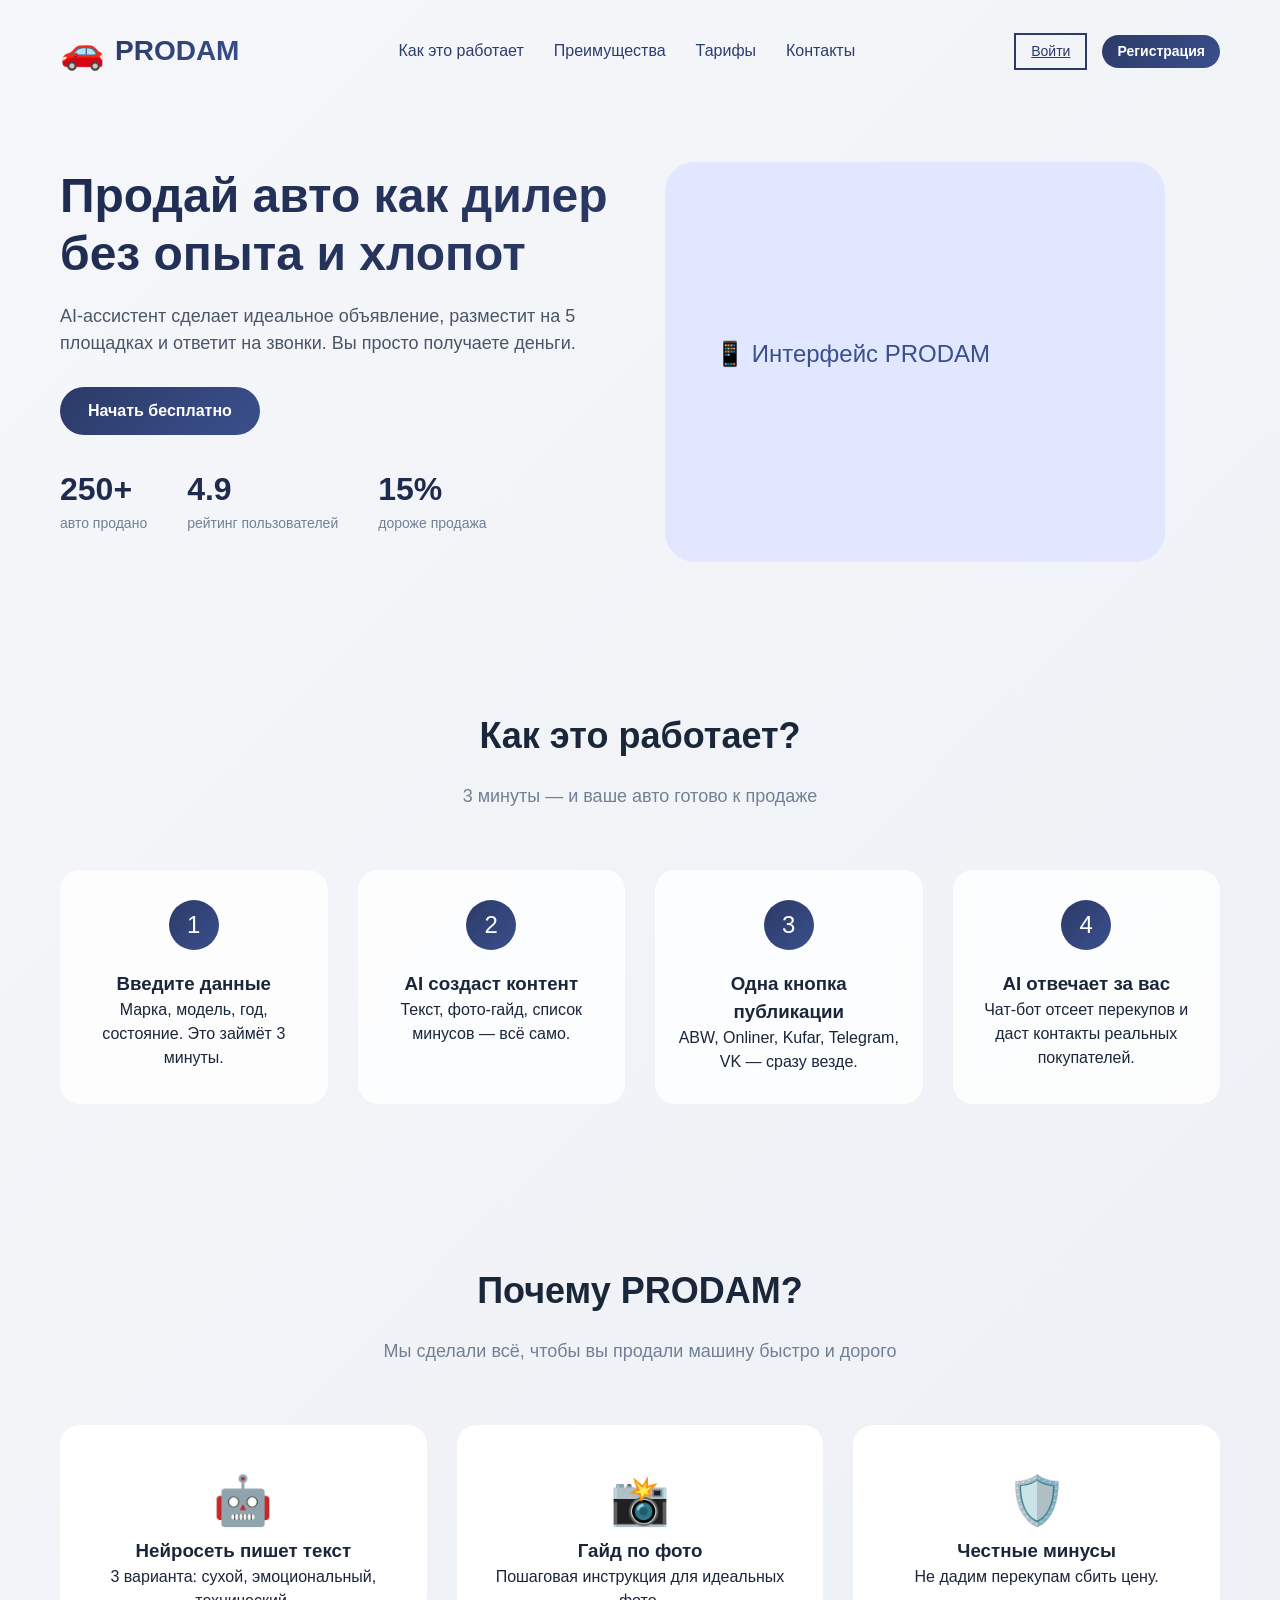
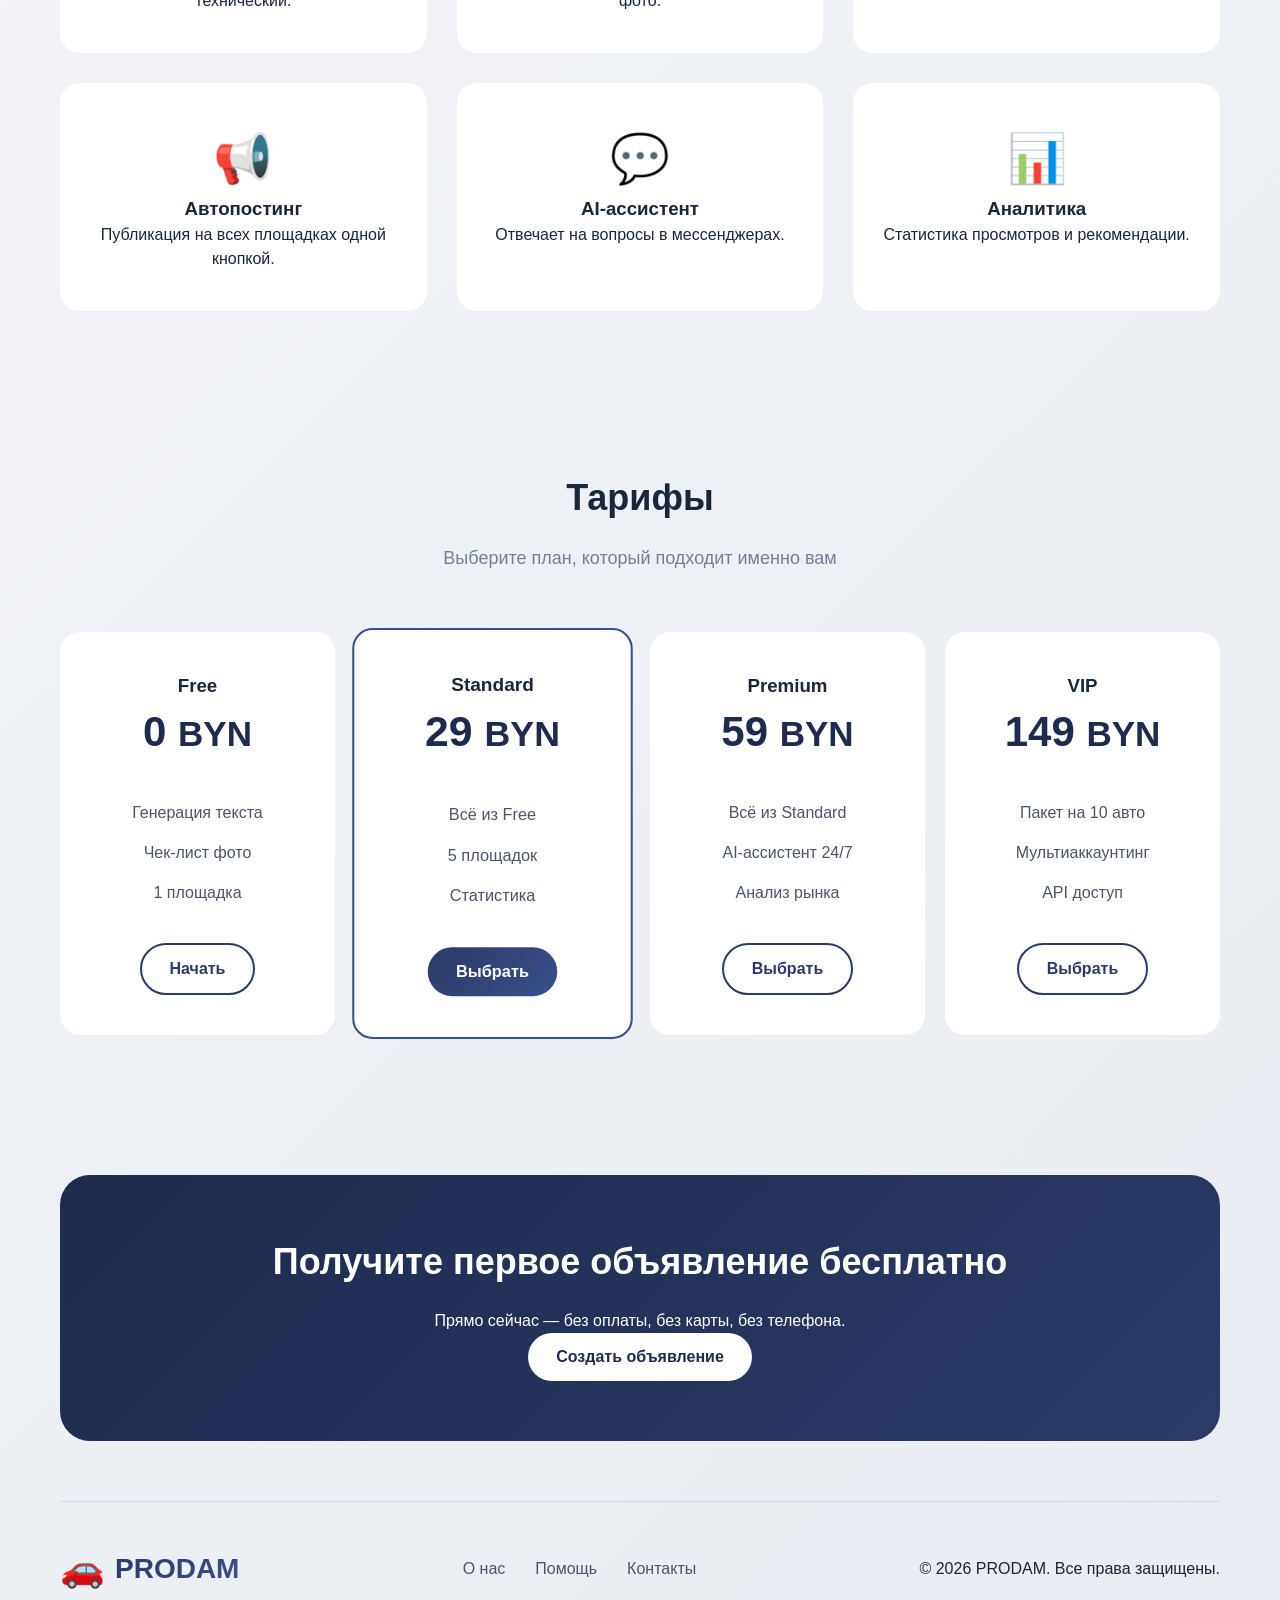
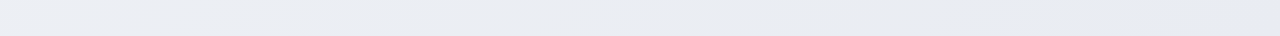
<file: index.html>
<!DOCTYPE html>
<html lang="ru">
<head>
    <meta charset="UTF-8">
    <meta name="viewport" content="width=device-width, initial-scale=1.0">
    <title>PRODAM — Продажа авто с AI-помощником</title>
    <link rel="icon" type="image/x-icon" href="favicon.ico">
    <link rel="icon" type="image/png" sizes="16x16" href="favicon-16x16.png">
    <link rel="icon" type="image/png" sizes="32x32" href="favicon-32x32.png">
    <link rel="apple-touch-icon" href="apple-touch-icon.png">
    <link rel="stylesheet" href="css/style.css">
</head>
<body>
    <div class="container">
        <header class="header">
            <div class="logo" onclick="location.href='index.html'">
                <span class="logo-icon">🚗</span>
                <h1>PRODAM</h1>
            </div>
            <nav class="nav">
                <a href="#how">Как это работает</a>
                <a href="#features">Преимущества</a>
                <a href="#pricing">Тарифы</a>
                <a href="#contacts">Контакты</a>
            </nav>
            <div class="user-menu" id="userMenu"></div>
        </header>

        <section class="hero">
            <div class="hero-content">
                <h1>Продай авто как дилер<br>без опыта и хлопот</h1>
                <p>AI-ассистент сделает идеальное объявление, разместит на 5 площадках и ответит на звонки. Вы просто получаете деньги.</p>
                <a href="#" class="btn">Начать бесплатно</a>
                <div class="hero-stats">
                    <div class="stat-item"><h3>250+</h3><p>авто продано</p></div>
                    <div class="stat-item"><h3>4.9</h3><p>рейтинг пользователей</p></div>
                    <div class="stat-item"><h3>15%</h3><p>дороже продажа</p></div>
                </div>
            </div>
            <div class="hero-image">
                <img src="data:image/svg+xml,%3Csvg xmlns='http://www.w3.org/2000/svg' width='500' height='400' viewBox='0 0 500 400'%3E%3Crect width='500' height='400' fill='%23e0e7ff' rx='20'/%3E%3Ctext x='50' y='200' font-family='Arial' font-size='24' fill='%233a4f8c'%3E📱 Интерфейс PRODAM%3C/text%3E%3C/svg%3E" alt="Интерфейс PRODAM">
            </div>
        </section>

        <section id="how" class="section">
            <h2 class="section-title">Как это работает?</h2>
            <p class="section-subtitle">3 минуты — и ваше авто готово к продаже</p>
            <div class="steps">
                <div class="step-card"><div class="step-number">1</div><h3>Введите данные</h3><p>Марка, модель, год, состояние. Это займёт 3 минуты.</p></div>
                <div class="step-card"><div class="step-number">2</div><h3>AI создаст контент</h3><p>Текст, фото-гайд, список минусов — всё само.</p></div>
                <div class="step-card"><div class="step-number">3</div><h3>Одна кнопка публикации</h3><p>ABW, Onliner, Kufar, Telegram, VK — сразу везде.</p></div>
                <div class="step-card"><div class="step-number">4</div><h3>AI отвечает за вас</h3><p>Чат-бот отсеет перекупов и даст контакты реальных покупателей.</p></div>
            </div>
        </section>

        <section id="features" class="section">
            <h2 class="section-title">Почему PRODAM?</h2>
            <p class="section-subtitle">Мы сделали всё, чтобы вы продали машину быстро и дорого</p>
            <div class="features">
                <div class="feature-card"><span class="feature-icon">🤖</span><h3>Нейросеть пишет текст</h3><p>3 варианта: сухой, эмоциональный, технический.</p></div>
                <div class="feature-card"><span class="feature-icon">📸</span><h3>Гайд по фото</h3><p>Пошаговая инструкция для идеальных фото.</p></div>
                <div class="feature-card"><span class="feature-icon">🛡️</span><h3>Честные минусы</h3><p>Не дадим перекупам сбить цену.</p></div>
                <div class="feature-card"><span class="feature-icon">📢</span><h3>Автопостинг</h3><p>Публикация на всех площадках одной кнопкой.</p></div>
                <div class="feature-card"><span class="feature-icon">💬</span><h3>AI-ассистент</h3><p>Отвечает на вопросы в мессенджерах.</p></div>
                <div class="feature-card"><span class="feature-icon">📊</span><h3>Аналитика</h3><p>Статистика просмотров и рекомендации.</p></div>
            </div>
        </section>

        <section id="pricing" class="section">
            <h2 class="section-title">Тарифы</h2>
            <p class="section-subtitle">Выберите план, который подходит именно вам</p>
            <div class="pricing">
                <div class="pricing-card"><h3>Free</h3><div class="price">0 <small>BYN</small></div><ul class="pricing-features"><li>Генерация текста</li><li>Чек-лист фото</li><li>1 площадка</li></ul><a href="#" class="btn-outline btn">Начать</a></div>
                <div class="pricing-card popular"><h3>Standard</h3><div class="price">29 <small>BYN</small></div><ul class="pricing-features"><li>Всё из Free</li><li>5 площадок</li><li>Статистика</li></ul><a href="#" class="btn">Выбрать</a></div>
                <div class="pricing-card"><h3>Premium</h3><div class="price">59 <small>BYN</small></div><ul class="pricing-features"><li>Всё из Standard</li><li>AI-ассистент 24/7</li><li>Анализ рынка</li></ul><a href="#" class="btn-outline btn">Выбрать</a></div>
                <div class="pricing-card"><h3>VIP</h3><div class="price">149 <small>BYN</small></div><ul class="pricing-features"><li>Пакет на 10 авто</li><li>Мультиаккаунтинг</li><li>API доступ</li></ul><a href="#" class="btn-outline btn">Выбрать</a></div>
            </div>
        </section>

        <section class="cta">
            <h2>Получите первое объявление бесплатно</h2>
            <p>Прямо сейчас — без оплаты, без карты, без телефона.</p>
            <a href="#" class="btn">Создать объявление</a>
        </section>

        <footer class="footer" id="contacts">
            <div class="logo" onclick="location.href='index.html'"><span class="logo-icon">🚗</span><h1>PRODAM</h1></div>
            <div class="footer-links"><a href="#">О нас</a><a href="#">Помощь</a><a href="#">Контакты</a></div>
            <div>© 2026 PRODAM. Все права защищены.</div>
        </footer>
    </div>

    <script src="js/script.js"></script>
</body>
</html>
</file>
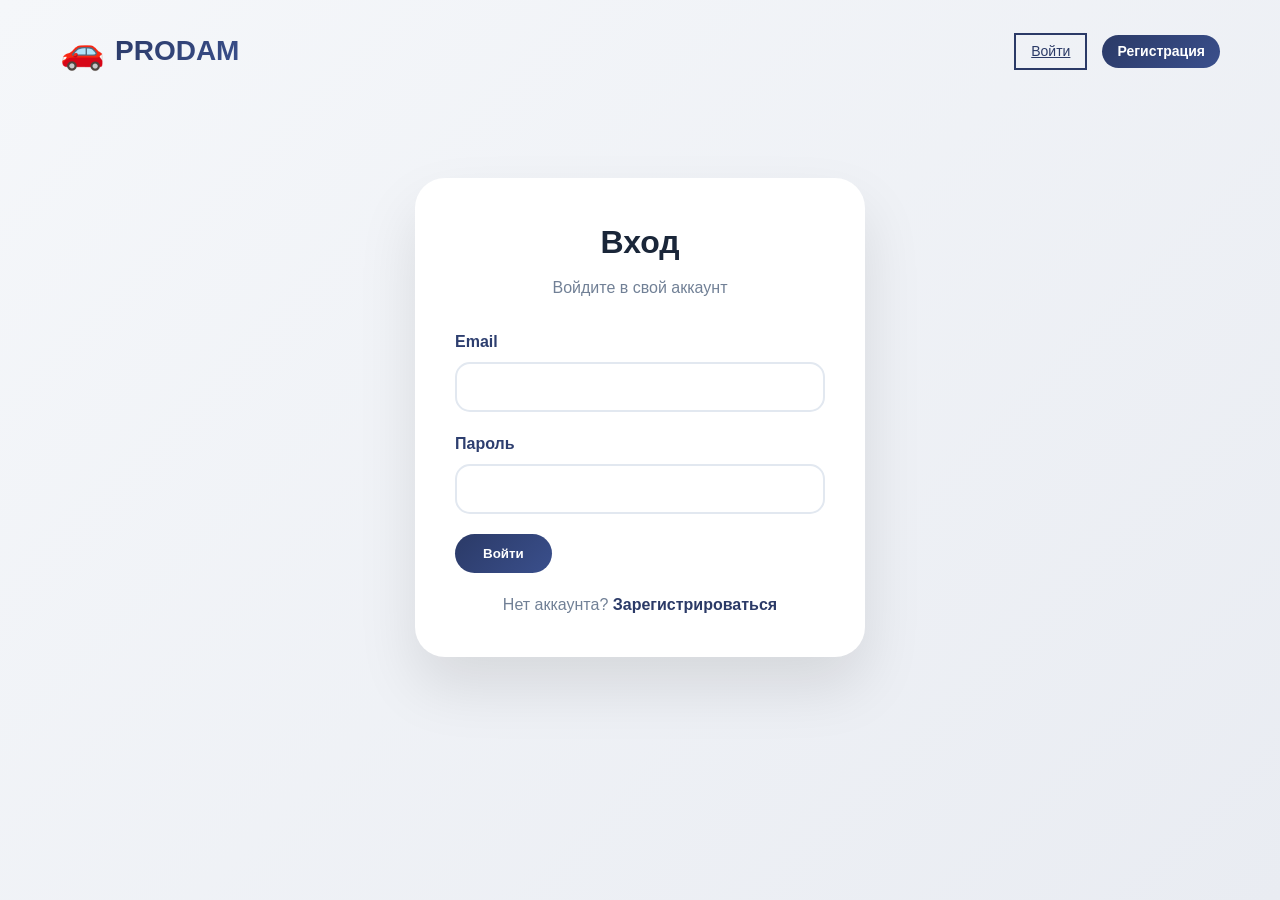
<file: cabinet.html>
<!DOCTYPE html>
<html lang="ru">
<head>
    <meta charset="UTF-8">
    <meta name="viewport" content="width=device-width, initial-scale=1.0">
    <title>PRODAM — Личный кабинет</title>
    <link rel="icon" type="image/x-icon" href="favicon.ico">
    <link rel="icon" type="image/png" sizes="16x16" href="favicon-16x16.png">
    <link rel="icon" type="image/png" sizes="32x32" href="favicon-32x32.png">
    <link rel="apple-touch-icon" href="apple-touch-icon.png">
    <link rel="stylesheet" href="css/style.css">
    <style>
        .profile-section { background: white; border-radius: 20px; padding: 30px; margin-bottom: 30px; box-shadow: 0 5px 20px rgba(0,0,0,0.05); }
        .profile-header { display: flex; align-items: center; gap: 30px; margin-bottom: 30px; flex-wrap: wrap; }
        .profile-avatar-container { position: relative; cursor: pointer; }
        .profile-avatar-large { width: 120px; height: 120px; background: linear-gradient(135deg, #2b3a67, #3a4f8c); border-radius: 50%; display: flex; align-items: center; justify-content: center; color: white; font-size: 48px; font-weight: 700; background-size: cover; background-position: center; }
        .avatar-overlay { position: absolute; bottom: 0; right: 0; background: #2b3a67; border-radius: 50%; width: 32px; height: 32px; display: flex; align-items: center; justify-content: center; color: white; font-size: 16px; cursor: pointer; border: 2px solid white; }
        .profile-title h2 { font-size: 28px; margin-bottom: 5px; color: #1a2639; }
        .profile-title p { color: #718096; }
        .profile-info-grid { display: grid; grid-template-columns: repeat(3, 1fr); gap: 20px; margin-top: 20px; }
        .info-card { background: #f8fafd; padding: 15px; border-radius: 15px; text-align: center; }
        .info-card label { font-size: 14px; color: #718096; display: block; margin-bottom: 5px; }
        .info-card .info-value { font-size: 24px; font-weight: 700; color: #1a2639; }
        .profile-edit-form { background: white; border-radius: 20px; padding: 30px; margin-bottom: 30px; box-shadow: 0 5px 20px rgba(0,0,0,0.05); display: none; }
        .profile-edit-form.show { display: block; animation: fadeIn 0.3s ease; }
        .profile-edit-form h3 { margin-bottom: 20px; color: #1a2639; }
        .edit-form-row { display: grid; grid-template-columns: 1fr 1fr; gap: 20px; margin-bottom: 20px; }
        .edit-form-group { margin-bottom: 15px; }
        .edit-form-group label { display: block; margin-bottom: 5px; font-weight: 500; color: #2d3e6f; }
        .edit-form-group input { width: 100%; padding: 12px; border: 2px solid #e2e8f0; border-radius: 10px; font-size: 14px; }
        .edit-form-group input:focus { outline: none; border-color: #2b3a67; }
        .edit-buttons { display: flex; gap: 15px; justify-content: flex-end; }
        .btn-edit { background: #2b3a67; color: white; border: none; padding: 10px 20px; border-radius: 10px; cursor: pointer; }
        .btn-cancel { background: #e2e8f0; color: #4a5568; border: none; padding: 10px 20px; border-radius: 10px; cursor: pointer; }
        .edit-profile-btn { background: transparent; border: 1px solid #2b3a67; color: #2b3a67; padding: 8px 16px; border-radius: 10px; cursor: pointer; margin-left: auto; }
        .cars-section { background: white; border-radius: 20px; padding: 30px; box-shadow: 0 5px 20px rgba(0,0,0,0.05); }
        .cars-header { display: flex; justify-content: space-between; align-items: center; margin-bottom: 25px; flex-wrap: wrap; gap: 15px; }
        .add-car-btn { background: linear-gradient(135deg, #2b3a67, #3a4f8c); color: white; border: none; padding: 12px 24px; border-radius: 50px; cursor: pointer; font-weight: 600; transition: 0.3s; }
        .add-car-btn:hover { transform: translateY(-2px); box-shadow: 0 5px 15px rgba(43,58,103,0.3); }
        .cars-grid { display: grid; grid-template-columns: repeat(auto-fill, minmax(300px, 1fr)); gap: 20px; }
        .car-card { background: #f8fafd; border-radius: 15px; padding: 20px; border: 1px solid #e2e8f0; transition: 0.3s; }
        .car-card:hover { transform: translateY(-5px); box-shadow: 0 10px 25px rgba(0,0,0,0.1); }
        .car-card h4 { font-size: 18px; margin-bottom: 10px; color: #1a2639; }
        .car-details { list-style: none; margin-bottom: 15px; }
        .car-details li { padding: 5px 0; color: #4a5568; font-size: 14px; display: flex; align-items: center; gap: 8px; }
        .car-status { display: inline-block; padding: 4px 12px; border-radius: 50px; font-size: 12px; font-weight: 600; }
        .status-active { background: #d1fae5; color: #059669; }
        .status-sold { background: #fee2e2; color: #dc2626; }
        .car-actions { display: flex; gap: 10px; margin-top: 15px; padding-top: 15px; border-top: 1px solid #e2e8f0; }
        .car-actions button { background: none; border: 1px solid #e2e8f0; padding: 6px 12px; border-radius: 8px; cursor: pointer; transition: 0.3s; }
        .car-actions button:hover { background: #2b3a67; color: white; border-color: #2b3a67; }
        .add-car-form { background: #f8fafd; border-radius: 15px; padding: 25px; margin-bottom: 30px; display: none; border: 1px solid #e2e8f0; }
        .add-car-form.show { display: block; animation: fadeIn 0.3s ease; }
        .form-row { display: grid; grid-template-columns: 1fr 1fr; gap: 15px; margin-bottom: 15px; }
        .form-group { margin-bottom: 15px; }
        .form-group label { display: block; margin-bottom: 5px; font-weight: 500; color: #2d3e6f; font-size: 14px; }
        .form-group input, .form-group select, .form-group textarea { width: 100%; padding: 12px; border: 2px solid #e2e8f0; border-radius: 10px; font-size: 14px; }
        .form-group input:focus, .form-group select:focus, .form-group textarea:focus { outline: none; border-color: #2b3a67; }
        .submit-car-btn { background: #2b3a67; color: white; border: none; padding: 12px; border-radius: 10px; width: 100%; cursor: pointer; font-weight: 600; font-size: 16px; transition: 0.3s; }
        .submit-car-btn:hover { background: #1e2b4f; transform: translateY(-2px); }
        .empty-state { text-align: center; padding: 60px 20px; color: #718096; }
        .empty-state button { background: linear-gradient(135deg, #2b3a67, #3a4f8c); color: white; border: none; padding: 10px 20px; border-radius: 50px; cursor: pointer; }
        .avatar-input { display: none; }
        .loading-overlay { position: fixed; top: 0; left: 0; width: 100%; height: 100%; background: rgba(0,0,0,0.5); display: flex; align-items: center; justify-content: center; z-index: 9999; display: none; }
        .loading-spinner { background: white; padding: 20px 40px; border-radius: 15px; font-size: 18px; font-weight: 600; color: #2b3a67; }
        @keyframes fadeIn { from { opacity: 0; transform: translateY(-10px); } to { opacity: 1; transform: translateY(0); } }
        @media (max-width: 768px) { .profile-info-grid { grid-template-columns: 1fr; } .profile-header { flex-direction: column; text-align: center; } .form-row { grid-template-columns: 1fr; } .edit-form-row { grid-template-columns: 1fr; } }
    </style>
</head>
<body>
    <div class="container">
        <div class="loading-overlay" id="loadingOverlay">
            <div class="loading-spinner">⏳ Подключение к серверу...</div>
        </div>

        <header class="header">
            <div class="logo" onclick="location.href='index.html'">
                <span class="logo-icon">🚗</span>
                <h1>PRODAM</h1>
            </div>
            <nav class="nav">
                <a href="index.html">Главная</a>
                <a href="index.html#pricing">Тарифы</a>
                <a href="index.html#contacts">Контакты</a>
                <button class="btn-outline btn" onclick="logout()">Выйти</button>
            </nav>
        </header>

        <div class="cabinet-container">
            <div class="profile-section">
                <div class="profile-header">
                    <div class="profile-avatar-container" onclick="document.getElementById('avatarInput').click()">
                        <div class="profile-avatar-large" id="userAvatar" style="background-size: cover; background-position: center;"></div>
                        <div class="avatar-overlay">📷</div>
                    </div>
                    <div class="profile-title">
                        <h2 id="userName"></h2>
                        <p id="userEmail"></p>
                        <p id="userSince"></p>
                    </div>
                    <button class="edit-profile-btn" onclick="toggleEditForm()">✏️ Редактировать профиль</button>
                </div>
                <div class="profile-info-grid">
                    <div class="info-card"><label>📱 Телефон</label><div class="info-value" id="userPhone">—</div></div>
                    <div class="info-card"><label>🚗 Машин</label><div class="info-value" id="userCarsCount">0</div></div>
                    <div class="info-card"><label>👀 Просмотров</label><div class="info-value" id="userViews">0</div></div>
                </div>
            </div>

            <div class="profile-edit-form" id="editProfileForm">
                <h3>Редактирование профиля</h3>
                <div class="edit-form-row">
                    <div class="edit-form-group">
                        <label>Имя</label>
                        <input type="text" id="editName" placeholder="Ваше имя">
                    </div>
                    <div class="edit-form-group">
                        <label>Телефон</label>
                        <input type="tel" id="editPhone" placeholder="+375 XX XXX-XX-XX">
                    </div>
                </div>
                <div class="edit-buttons">
                    <button class="btn-cancel" onclick="toggleEditForm()">Отмена</button>
                    <button class="btn-edit" onclick="saveProfile()">Сохранить изменения</button>
                </div>
            </div>

            <div class="cars-section">
                <div class="cars-header">
                    <h3>🚗 Мои автомобили</h3>
                    <button class="add-car-btn" onclick="toggleAddCarForm()">+ Добавить автомобиль</button>
                </div>

                <div class="add-car-form" id="addCarForm">
                    <h4>Новый автомобиль</h4>
                    <div class="form-row">
                        <div class="form-group"><input type="text" id="carBrand" placeholder="Марка"></div>
                        <div class="form-group"><input type="text" id="carModel" placeholder="Модель"></div>
                    </div>
                    <div class="form-row">
                        <div class="form-group"><input type="number" id="carYear" placeholder="Год"></div>
                        <div class="form-group"><input type="number" id="carMileage" placeholder="Пробег (км)"></div>
                    </div>
                    <div class="form-row">
                        <div class="form-group"><input type="number" id="carPrice" placeholder="Цена (BYN)"></div>
                        <div class="form-group">
                            <select id="carStatus">
                                <option value="active">Активно</option>
                                <option value="sold">Продано</option>
                            </select>
                        </div>
                    </div>
                    <div class="form-group"><textarea id="carDescription" rows="3" placeholder="Описание"></textarea></div>
                    <button class="submit-car-btn" onclick="addCar()">Сохранить автомобиль</button>
                </div>

                <div id="carsList">
                    <div class="empty-state"><p>🚗 У вас пока нет добавленных автомобилей</p><button onclick="toggleAddCarForm()">+ Добавить первый автомобиль</button></div>
                </div>
            </div>
        </div>

        <input type="file" id="avatarInput" accept="image/jpeg,image/png,image/jpg" style="display: none;" onchange="uploadAvatar(this)">

        <footer class="footer">
            <div class="logo" onclick="location.href='index.html'"><span class="logo-icon">🚗</span><h1>PRODAM</h1></div>
            <div class="footer-links"><a href="#">О нас</a><a href="#">Помощь</a><a href="#">Контакты</a></div>
            <div>© 2026 PRODAM</div>
        </footer>
    </div>

    <script>
        const API_URL = 'https://u2x1d4kzku.loclx.io/api';
        
        function showLoading() {
            document.getElementById('loadingOverlay').style.display = 'flex';
        }
        
        function hideLoading() {
            document.getElementById('loadingOverlay').style.display = 'none';
        }
        
        function getToken() { return localStorage.getItem('prodam_token'); }
        function getCurrentUser() { const user = localStorage.getItem('prodam_current_user'); return user ? JSON.parse(user) : null; }
        
        async function fetchWithTimeout(url, options = {}, timeout = 15000) {
            const controller = new AbortController();
            const timeoutId = setTimeout(() => controller.abort(), timeout);
            
            try {
                const response = await fetch(url, {
                    ...options,
                    signal: controller.signal
                });
                clearTimeout(timeoutId);
                return response;
            } catch (err) {
                clearTimeout(timeoutId);
                if (err.name === 'AbortError') {
                    throw new Error('Сервер отвечает слишком долго. Попробуйте ещё раз.');
                }
                throw err;
            }
        }
        
        async function loadUserData() {
            const currentUser = getCurrentUser();
            if (!currentUser) { window.location.href = 'login.html'; return; }
            
            document.getElementById('userName').textContent = currentUser.name || 'Без имени';
            document.getElementById('userEmail').textContent = currentUser.email || 'email не указан';
            
            const token = getToken();
            if (token) {
                try {
                    const response = await fetchWithTimeout(`${API_URL}/me`, {
                        headers: { 'Authorization': `Bearer ${token}` }
                    }, 15000);
                    
                    if (response.ok) {
                        const userData = await response.json();
                        document.getElementById('userPhone').textContent = userData.phone || '—';
                        document.getElementById('editName').value = userData.name || '';
                        document.getElementById('editPhone').value = userData.phone || '';
                        if (userData.registered_at) {
                            const date = new Date(userData.registered_at);
                            document.getElementById('userSince').textContent = `На сайте с ${date.toLocaleDateString('ru-RU')}`;
                        }
                        if (userData.avatar) {
                            document.getElementById('userAvatar').style.backgroundImage = `url(${userData.avatar})`;
                            document.getElementById('userAvatar').style.backgroundSize = 'cover';
                            document.getElementById('userAvatar').style.backgroundPosition = 'center';
                            document.getElementById('userAvatar').textContent = '';
                        } else {
                            document.getElementById('userAvatar').style.backgroundImage = '';
                            document.getElementById('userAvatar').textContent = (currentUser.name?.charAt(0) || '?').toUpperCase();
                        }
                    }
                } catch (err) { console.error('Ошибка загрузки профиля:', err); }
            }
        }
        
        async function loadUserCars() {
            const token = getToken();
            if (!token) return;
            
            try {
                const response = await fetchWithTimeout(`${API_URL}/my-cars`, {
                    headers: { 'Authorization': `Bearer ${token}` }
                }, 15000);
                
                if (response.status === 401) { logout(); return; }
                if (response.ok) {
                    const cars = await response.json();
                    displayCars(cars);
                }
            } catch (err) { console.error('Ошибка загрузки машин:', err); }
        }
        
        function displayCars(cars) {
            const container = document.getElementById('carsList');
            const carsCount = cars.length;
            const totalViews = cars.reduce((sum, car) => sum + (car.views || 0), 0);
            document.getElementById('userCarsCount').textContent = carsCount;
            document.getElementById('userViews').textContent = totalViews;
            
            if (carsCount === 0) {
                container.innerHTML = `<div class="empty-state"><p>🚗 У вас пока нет добавленных автомобилей</p><button onclick="toggleAddCarForm()">+ Добавить первый автомобиль</button></div>`;
                return;
            }
            
            let html = '<div class="cars-grid">';
            for (const car of cars) {
                const statusClass = car.status === 'active' ? 'status-active' : 'status-sold';
                const statusText = car.status === 'active' ? 'Активно' : 'Продано';
                html += `
                    <div class="car-card">
                        <h4>${escapeHtml(car.brand)} ${escapeHtml(car.model)}</h4>
                        <ul class="car-details">
                            <li>📅 ${car.year} г.</li>
                            <li>📏 ${Number(car.mileage).toLocaleString()} км</li>
                            <li>💰 ${Number(car.price).toLocaleString()} BYN</li>
                            <li>👀 ${car.views || 0} просмотров</li>
                        </ul>
                        <span class="car-status ${statusClass}">${statusText}</span>
                        <div class="car-actions"><button onclick="deleteCar(${car.id})">🗑️ Удалить</button></div>
                    </div>
                `;
            }
            container.innerHTML = html + '</div>';
        }
        
        function escapeHtml(text) { if (!text) return ''; const div = document.createElement('div'); div.textContent = text; return div.innerHTML; }
        
        function toggleEditForm() {
            document.getElementById('editProfileForm').classList.toggle('show');
        }
        
        async function saveProfile() {
            const name = document.getElementById('editName').value;
            const phone = document.getElementById('editPhone').value;
            const token = getToken();
            
            showLoading();
            try {
                const response = await fetchWithTimeout(`${API_URL}/profile`, {
                    method: 'PUT',
                    headers: {
                        'Content-Type': 'application/json',
                        'Authorization': `Bearer ${token}`
                    },
                    body: JSON.stringify({ name, phone })
                }, 15000);
                
                if (response.ok) {
                    const data = await response.json();
                    const currentUser = getCurrentUser();
                    currentUser.name = data.user.name;
                    localStorage.setItem('prodam_current_user', JSON.stringify(currentUser));
                    toggleEditForm();
                    await loadUserData();
                    alert('Профиль успешно обновлён!');
                } else {
                    alert('Ошибка при сохранении');
                }
            } catch (err) {
                alert('Ошибка подключения к серверу: ' + err.message);
            } finally {
                hideLoading();
            }
        }
        
        async function uploadAvatar(input) {
            if (input.files && input.files[0]) {
                const file = input.files[0];
                const reader = new FileReader();
                reader.onload = async function(e) {
                    const avatarBase64 = e.target.result;
                    const token = getToken();
                    
                    showLoading();
                    try {
                        const response = await fetchWithTimeout(`${API_URL}/avatar`, {
                            method: 'POST',
                            headers: {
                                'Content-Type': 'application/json',
                                'Authorization': `Bearer ${token}`
                            },
                            body: JSON.stringify({ avatar: avatarBase64 })
                        }, 15000);
                        
                        if (response.ok) {
                            document.getElementById('userAvatar').style.backgroundImage = `url(${avatarBase64})`;
                            document.getElementById('userAvatar').style.backgroundSize = 'cover';
                            document.getElementById('userAvatar').style.backgroundPosition = 'center';
                            document.getElementById('userAvatar').textContent = '';
                            alert('Аватар обновлён!');
                        } else {
                            alert('Ошибка загрузки аватара');
                        }
                    } catch (err) {
                        alert('Ошибка подключения к серверу: ' + err.message);
                    } finally {
                        hideLoading();
                    }
                };
                reader.readAsDataURL(file);
            }
        }
        
        async function addCar() {
            const brand = document.getElementById('carBrand').value.trim();
            const model = document.getElementById('carModel').value.trim();
            const year = document.getElementById('carYear').value;
            const mileage = document.getElementById('carMileage').value;
            const price = document.getElementById('carPrice').value;
            const status = document.getElementById('carStatus').value;
            const description = document.getElementById('carDescription').value.trim();
            
            if (!brand || !model || !year || !mileage || !price) {
                alert('Заполните все обязательные поля');
                return;
            }
            
            const token = getToken();
            if (!token) { alert('Ошибка: вы не авторизованы'); return; }
            
            showLoading();
            try {
                const response = await fetchWithTimeout(`${API_URL}/cars`, {
                    method: 'POST',
                    headers: {
                        'Content-Type': 'application/json',
                        'Authorization': `Bearer ${token}`
                    },
                    body: JSON.stringify({
                        brand, model,
                        year: parseInt(year),
                        mileage: parseInt(mileage),
                        price: parseInt(price),
                        status, description
                    })
                }, 15000);
                
                if (response.ok) {
                    alert('Автомобиль успешно добавлен!');
                    document.getElementById('carBrand').value = '';
                    document.getElementById('carModel').value = '';
                    document.getElementById('carYear').value = '';
                    document.getElementById('carMileage').value = '';
                    document.getElementById('carPrice').value = '';
                    document.getElementById('carDescription').value = '';
                    document.getElementById('addCarForm').classList.remove('show');
                    await loadUserCars();
                } else {
                    const data = await response.json();
                    alert('Ошибка: ' + (data.error || 'Неизвестная ошибка'));
                }
            } catch (err) {
                alert('Ошибка подключения к серверу: ' + err.message);
            } finally {
                hideLoading();
            }
        }
        
        async function deleteCar(carId) {
            if (!confirm('Удалить этот автомобиль?')) return;
            const token = getToken();
            
            showLoading();
            try {
                const response = await fetchWithTimeout(`${API_URL}/cars/${carId}`, {
                    method: 'DELETE',
                    headers: { 'Authorization': `Bearer ${token}` }
                }, 15000);
                
                if (response.ok) {
                    alert('Автомобиль удалён');
                    await loadUserCars();
                } else { 
                    alert('Ошибка при удалении'); 
                }
            } catch (err) { 
                alert('Ошибка подключения к серверу: ' + err.message);
            } finally {
                hideLoading();
            }
        }
        
        function toggleAddCarForm() {
            document.getElementById('addCarForm').classList.toggle('show');
        }
        
        function logout() {
            localStorage.removeItem('prodam_token');
            localStorage.removeItem('prodam_current_user');
            window.location.href = 'index.html';
        }
        
        document.addEventListener('DOMContentLoaded', () => {
            loadUserData();
            loadUserCars();
        });
    </script>
</body>
</html>
</file>
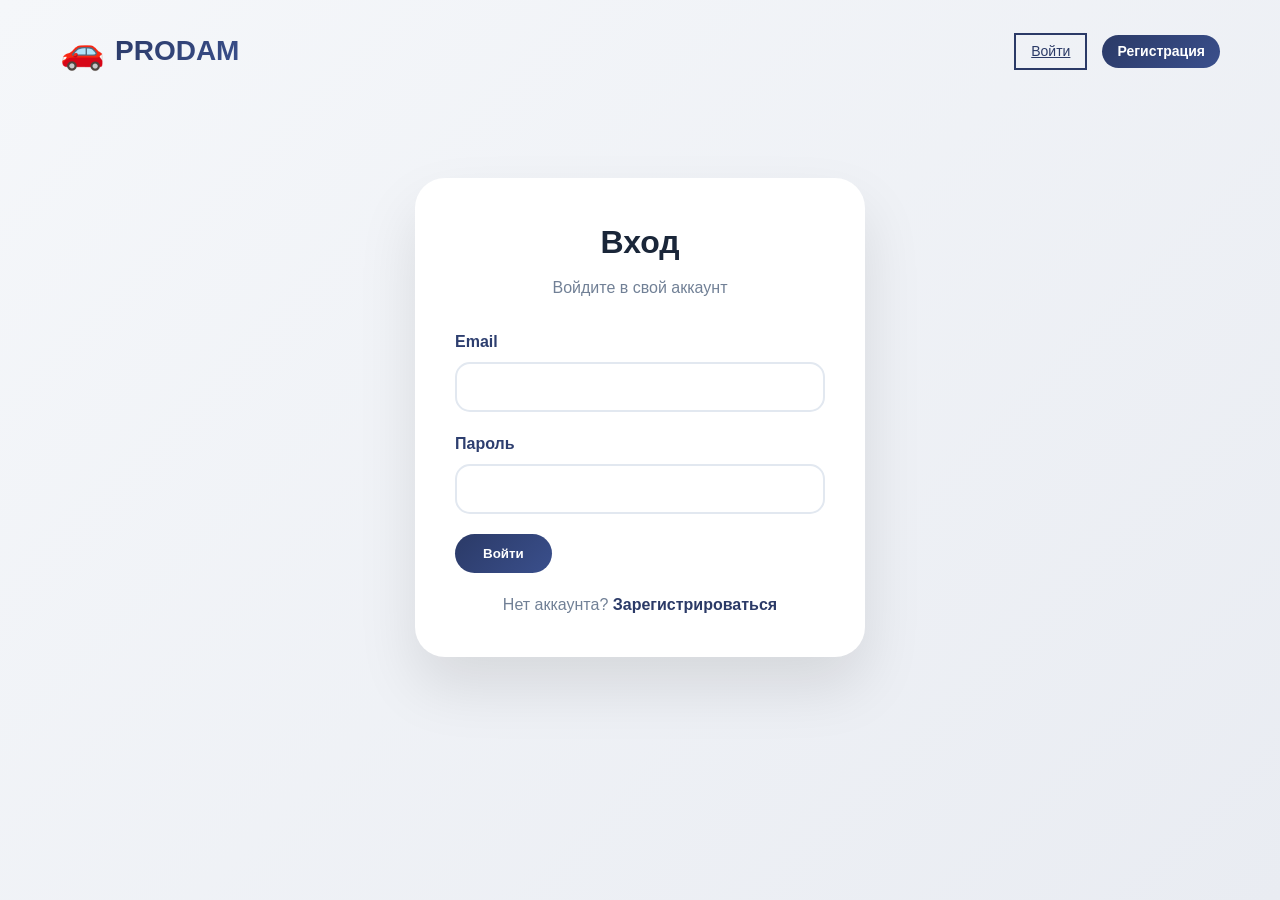
<file: login.html>
<!DOCTYPE html>
<html lang="ru">
<head>
    <meta charset="UTF-8">
    <meta name="viewport" content="width=device-width, initial-scale=1.0">
    <title>PRODAM — Вход</title>
    <link rel="icon" type="image/x-icon" href="favicon.ico">
    <link rel="icon" type="image/png" sizes="16x16" href="favicon-16x16.png">
    <link rel="icon" type="image/png" sizes="32x32" href="favicon-32x32.png">
    <link rel="apple-touch-icon" href="apple-touch-icon.png">
    <link rel="stylesheet" href="css/style.css">
</head>
<body>
    <div class="container">
        <header class="header">
            <div class="logo" onclick="location.href='index.html'">
                <span class="logo-icon">🚗</span>
                <h1>PRODAM</h1>
            </div>
            <div class="user-menu" id="userMenu"></div>
        </header>

        <div class="auth-container">
            <div class="auth-card">
                <h2 class="auth-title">Вход</h2>
                <p class="auth-subtitle">Войдите в свой аккаунт</p>
                <div id="errorMessage" class="error-message"></div>
                <form id="loginForm">
                    <div class="form-group">
                        <label for="email">Email</label>
                        <input type="email" id="email" required>
                    </div>
                    <div class="form-group">
                        <label for="password">Пароль</label>
                        <input type="password" id="password" required>
                    </div>
                    <button type="submit" class="btn">Войти</button>
                </form>
                <div class="auth-footer">
                    Нет аккаунта? <a href="register.html">Зарегистрироваться</a>
                </div>
            </div>
        </div>
    </div>

    <script src="js/script.js"></script>
    <script>
        document.getElementById('loginForm').addEventListener('submit', async function(e) {
            e.preventDefault();
            
            const email = document.getElementById('email').value;
            const password = document.getElementById('password').value;
            const errorDiv = document.getElementById('errorMessage');
            
            errorDiv.style.display = 'none';
            
            try {
                const response = await fetch('http://localhost:5000/api/login', {
                    method: 'POST',
                    headers: { 'Content-Type': 'application/json' },
                    body: JSON.stringify({ email, password })
                });
                
                const data = await response.json();
                
                if (data.success) {
                    localStorage.setItem('prodam_token', data.token);
                    localStorage.setItem('prodam_current_user', JSON.stringify({
                        id: data.user.id,
                        name: data.user.name,
                        email: data.user.email
                    }));
                    window.location.href = 'cabinet.html';
                } else {
                    errorDiv.textContent = data.error || 'Ошибка входа';
                    errorDiv.style.display = 'block';
                }
            } catch (err) {
                errorDiv.textContent = 'Ошибка подключения к серверу';
                errorDiv.style.display = 'block';
            }
        });
    </script>
</body>
</html>
</file>
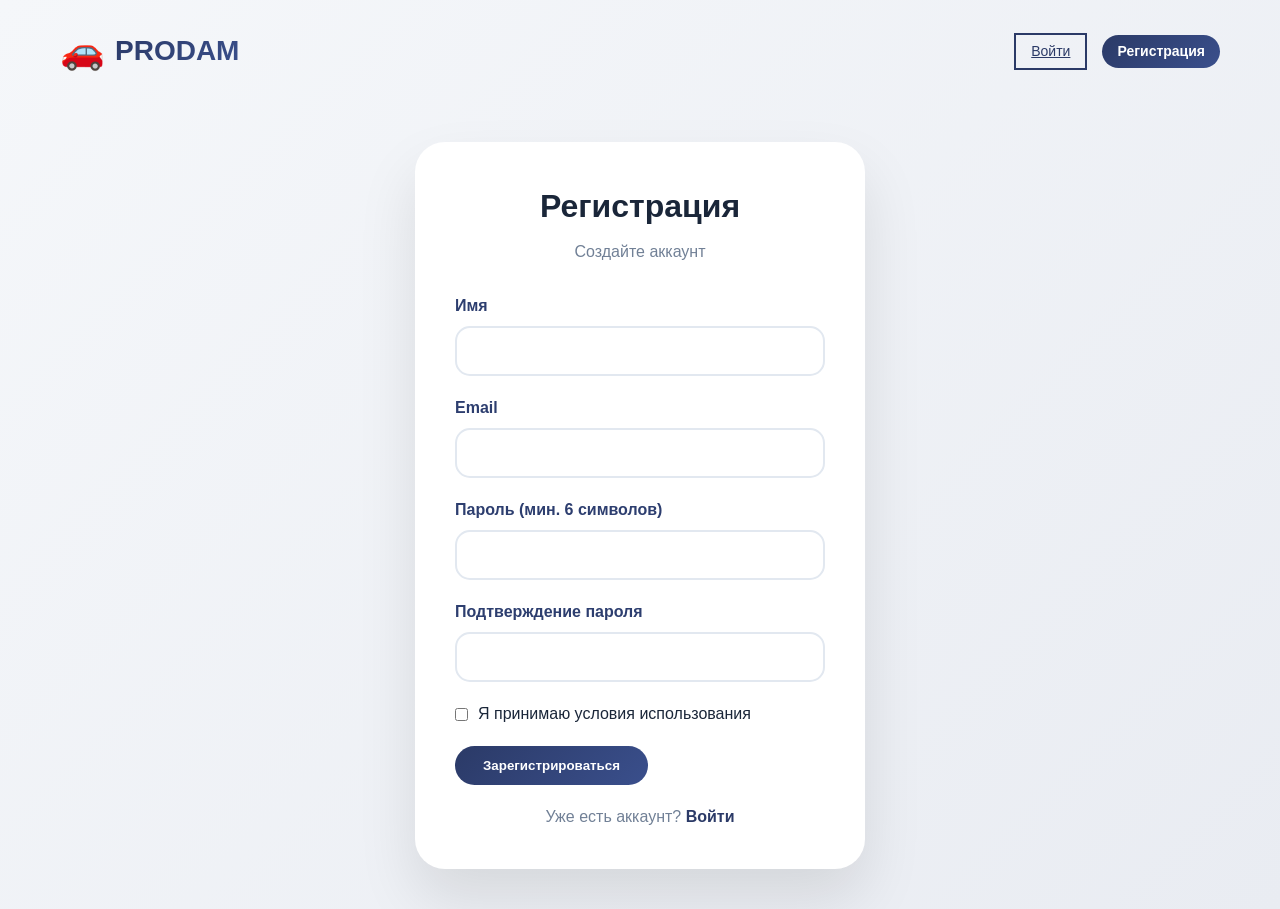
<file: register.html>
<!DOCTYPE html>
<html lang="ru">
<head>
    <meta charset="UTF-8">
    <meta name="viewport" content="width=device-width, initial-scale=1.0">
    <title>PRODAM — Регистрация</title>
    <link rel="icon" type="image/x-icon" href="favicon.ico">
    <link rel="icon" type="image/png" sizes="16x16" href="favicon-16x16.png">
    <link rel="icon" type="image/png" sizes="32x32" href="favicon-32x32.png">
    <link rel="apple-touch-icon" href="apple-touch-icon.png">
    <link rel="stylesheet" href="css/style.css">
</head>
<body>
    <div class="container">
        <header class="header">
            <div class="logo" onclick="location.href='index.html'">
                <span class="logo-icon">🚗</span>
                <h1>PRODAM</h1>
            </div>
            <div class="user-menu" id="userMenu"></div>
        </header>

        <div class="auth-container">
            <div class="auth-card">
                <h2 class="auth-title">Регистрация</h2>
                <p class="auth-subtitle">Создайте аккаунт</p>
                <div id="errorMessage" class="error-message"></div>
                <div id="successMessage" class="success-message"></div>
                <form id="registerForm">
                    <div class="form-group">
                        <label for="name">Имя</label>
                        <input type="text" id="name" required>
                    </div>
                    <div class="form-group">
                        <label for="email">Email</label>
                        <input type="email" id="email" required>
                    </div>
                    <div class="form-group">
                        <label for="password">Пароль (мин. 6 символов)</label>
                        <input type="password" id="password" required>
                    </div>
                    <div class="form-group">
                        <label for="confirmPassword">Подтверждение пароля</label>
                        <input type="password" id="confirmPassword" required>
                    </div>
                    <div style="display: flex; align-items: center; gap: 10px; margin-bottom: 20px;">
                        <input type="checkbox" id="agree" required>
                        <label for="agree">Я принимаю условия использования</label>
                    </div>
                    <button type="submit" class="btn">Зарегистрироваться</button>
                </form>
                <div class="auth-footer">
                    Уже есть аккаунт? <a href="login.html">Войти</a>
                </div>
            </div>
        </div>
    </div>

    <script src="js/script.js"></script>
    <script>
        document.getElementById('registerForm').addEventListener('submit', async function(e) {
            e.preventDefault();
            
            const name = document.getElementById('name').value;
            const email = document.getElementById('email').value;
            const password = document.getElementById('password').value;
            const confirmPassword = document.getElementById('confirmPassword').value;
            const agree = document.getElementById('agree').checked;
            
            const errorDiv = document.getElementById('errorMessage');
            const successDiv = document.getElementById('successMessage');
            
            errorDiv.style.display = 'none';
            successDiv.style.display = 'none';
            
            if (!name || !email || !password || !confirmPassword) {
                errorDiv.textContent = 'Заполните все поля';
                errorDiv.style.display = 'block';
                return;
            }
            if (password !== confirmPassword) {
                errorDiv.textContent = 'Пароли не совпадают';
                errorDiv.style.display = 'block';
                return;
            }
            if (password.length < 6) {
                errorDiv.textContent = 'Пароль должен быть не менее 6 символов';
                errorDiv.style.display = 'block';
                return;
            }
            if (!agree) {
                errorDiv.textContent = 'Необходимо принять условия использования';
                errorDiv.style.display = 'block';
                return;
            }
            
            try {
                const response = await fetch('http://localhost:5000/api/register', {
                    method: 'POST',
                    headers: { 'Content-Type': 'application/json' },
                    body: JSON.stringify({ name, email, password, phone: '' })
                });
                
                const data = await response.json();
                
                if (data.success) {
                    successDiv.textContent = 'Регистрация успешна! Перенаправляем на вход...';
                    successDiv.style.display = 'block';
                    setTimeout(() => window.location.href = 'login.html', 2000);
                } else {
                    errorDiv.textContent = data.error || 'Ошибка регистрации';
                    errorDiv.style.display = 'block';
                }
            } catch (err) {
                errorDiv.textContent = 'Ошибка подключения к серверу';
                errorDiv.style.display = 'block';
            }
        });
    </script>
</body>
</html>
</file>
<file: css/style.css>
* {
    margin: 0;
    padding: 0;
    box-sizing: border-box;
    font-family: 'Inter', -apple-system, BlinkMacSystemFont, 'Segoe UI', Roboto, sans-serif;
}

body {
    background: linear-gradient(135deg, #f5f7fa 0%, #e9ecf2 100%);
    color: #1a2639;
    line-height: 1.5;
    min-height: 100vh;
}

.container {
    max-width: 1200px;
    margin: 0 auto;
    padding: 0 20px;
}

.header {
    padding: 24px 0;
    display: flex;
    justify-content: space-between;
    align-items: center;
    flex-wrap: wrap;
    gap: 20px;
}

.logo {
    display: flex;
    align-items: center;
    gap: 10px;
    cursor: pointer;
}

.logo-icon { font-size: 36px; }
.logo h1 {
    font-size: 28px;
    font-weight: 700;
    background: linear-gradient(135deg, #2b3a67, #3a4f8c);
    -webkit-background-clip: text;
    -webkit-text-fill-color: transparent;
}

.nav {
    display: flex;
    gap: 30px;
    flex-wrap: wrap;
    align-items: center;
}
.nav a {
    text-decoration: none;
    color: #2d3e6f;
    font-weight: 500;
}
.nav a:hover { color: #1e2b4f; }

.btn {
    display: inline-block;
    background: linear-gradient(135deg, #2b3a67, #3a4f8c);
    color: white;
    padding: 12px 28px;
    border-radius: 50px;
    text-decoration: none;
    font-weight: 600;
    border: none;
    cursor: pointer;
    transition: transform 0.3s;
}
.btn:hover { transform: translateY(-3px); }
.btn-outline {
    background: transparent;
    border: 2px solid #2b3a67;
    color: #2b3a67;
}
.btn-outline:hover { background: #2b3a67; color: white; }
.btn-small { padding: 6px 15px; font-size: 14px; }

.user-menu { display: flex; gap: 15px; align-items: center; }
.user-name { font-weight: 600; color: #2b3a67; cursor: pointer; }

.auth-container {
    display: flex;
    justify-content: center;
    align-items: center;
    min-height: 70vh;
    padding: 40px 0;
}
.auth-card {
    background: white;
    border-radius: 30px;
    padding: 40px;
    max-width: 450px;
    width: 100%;
    box-shadow: 0 30px 60px rgba(0,0,0,0.1);
}
.auth-title {
    font-size: 32px;
    font-weight: 700;
    text-align: center;
    margin-bottom: 10px;
}
.auth-subtitle {
    text-align: center;
    color: #718096;
    margin-bottom: 30px;
}
.form-group {
    display: flex;
    flex-direction: column;
    gap: 8px;
    margin-bottom: 20px;
}
.form-group label { font-weight: 600; color: #2d3e6f; }
.form-group input {
    padding: 14px 18px;
    border: 2px solid #e2e8f0;
    border-radius: 15px;
    font-size: 16px;
}
.form-group input:focus {
    outline: none;
    border-color: #2b3a67;
}
.error-message {
    background: #fee2e2;
    color: #dc2626;
    padding: 12px;
    border-radius: 10px;
    margin-bottom: 20px;
    display: none;
}
.success-message {
    background: #d1fae5;
    color: #059669;
    padding: 12px;
    border-radius: 10px;
    margin-bottom: 20px;
    display: none;
}
.auth-footer {
    text-align: center;
    margin-top: 20px;
    color: #718096;
}
.auth-footer a { color: #2b3a67; text-decoration: none; font-weight: 600; }

.hero {
    display: grid;
    grid-template-columns: 1fr 1fr;
    gap: 50px;
    align-items: center;
    padding: 60px 0;
}
.hero-content h1 {
    font-size: 48px;
    font-weight: 800;
    line-height: 1.2;
    margin-bottom: 20px;
    background: linear-gradient(135deg, #1e2b4f, #2b3a67);
    -webkit-background-clip: text;
    -webkit-text-fill-color: transparent;
}
.hero-content p {
    font-size: 18px;
    color: #4a5568;
    margin-bottom: 30px;
}
.hero-stats { display: flex; gap: 40px; margin-top: 30px; }
.stat-item h3 { font-size: 32px; color: #1e2b4f; }
.stat-item p { font-size: 14px; color: #718096; }
.hero-image img { max-width: 100%; border-radius: 30px; }

.section { padding: 80px 0; }
.section-title {
    text-align: center;
    font-size: 36px;
    font-weight: 700;
    margin-bottom: 20px;
}
.section-subtitle {
    text-align: center;
    font-size: 18px;
    color: #718096;
    max-width: 700px;
    margin: 0 auto 60px;
}

.steps { display: grid; grid-template-columns: repeat(4, 1fr); gap: 30px; }
.step-card {
    background: rgba(255,255,255,0.8);
    backdrop-filter: blur(10px);
    padding: 30px 20px;
    border-radius: 20px;
    text-align: center;
}
.step-card:hover { transform: translateY(-10px); }
.step-number {
    width: 50px;
    height: 50px;
    background: linear-gradient(135deg, #2b3a67, #3a4f8c);
    color: white;
    font-size: 24px;
    border-radius: 50%;
    display: flex;
    align-items: center;
    justify-content: center;
    margin: 0 auto 20px;
}

.features { display: grid; grid-template-columns: repeat(3, 1fr); gap: 30px; }
.feature-card {
    background: white;
    padding: 40px 25px;
    border-radius: 20px;
    text-align: center;
}
.feature-card:hover { transform: translateY(-10px); }
.feature-icon { font-size: 48px; margin-bottom: 20px; }

.pricing { display: grid; grid-template-columns: repeat(4, 1fr); gap: 20px; }
.pricing-card {
    background: white;
    border-radius: 20px;
    padding: 40px 20px;
    text-align: center;
}
.pricing-card:hover { transform: translateY(-5px); }
.pricing-card.popular { border: 2px solid #3a4f8c; transform: scale(1.02); }
.price { font-size: 42px; font-weight: 800; color: #1e2b4f; }
.pricing-features { list-style: none; margin: 30px 0; }
.pricing-features li { padding: 8px 0; color: #4a5568; }

.cta {
    background: linear-gradient(135deg, #1e2b4f, #2b3a67);
    border-radius: 30px;
    padding: 60px;
    text-align: center;
    color: white;
    margin: 60px 0;
}
.cta h2 { font-size: 36px; margin-bottom: 20px; }
.cta .btn { background: white; color: #1e2b4f; }

.footer {
    padding: 40px 0;
    border-top: 1px solid #d0d9e8;
    display: flex;
    justify-content: space-between;
    align-items: center;
    flex-wrap: wrap;
    gap: 20px;
}
.footer-links { display: flex; gap: 30px; }
.footer-links a { text-decoration: none; color: #4a5568; }

@media (max-width: 1024px) {
    .steps, .features, .pricing { grid-template-columns: repeat(2, 1fr); }
}
@media (max-width: 768px) {
    .hero { grid-template-columns: 1fr; text-align: center; }
    .hero-stats { justify-content: center; }
    .steps, .features, .pricing { grid-template-columns: 1fr; }
}
</file>
